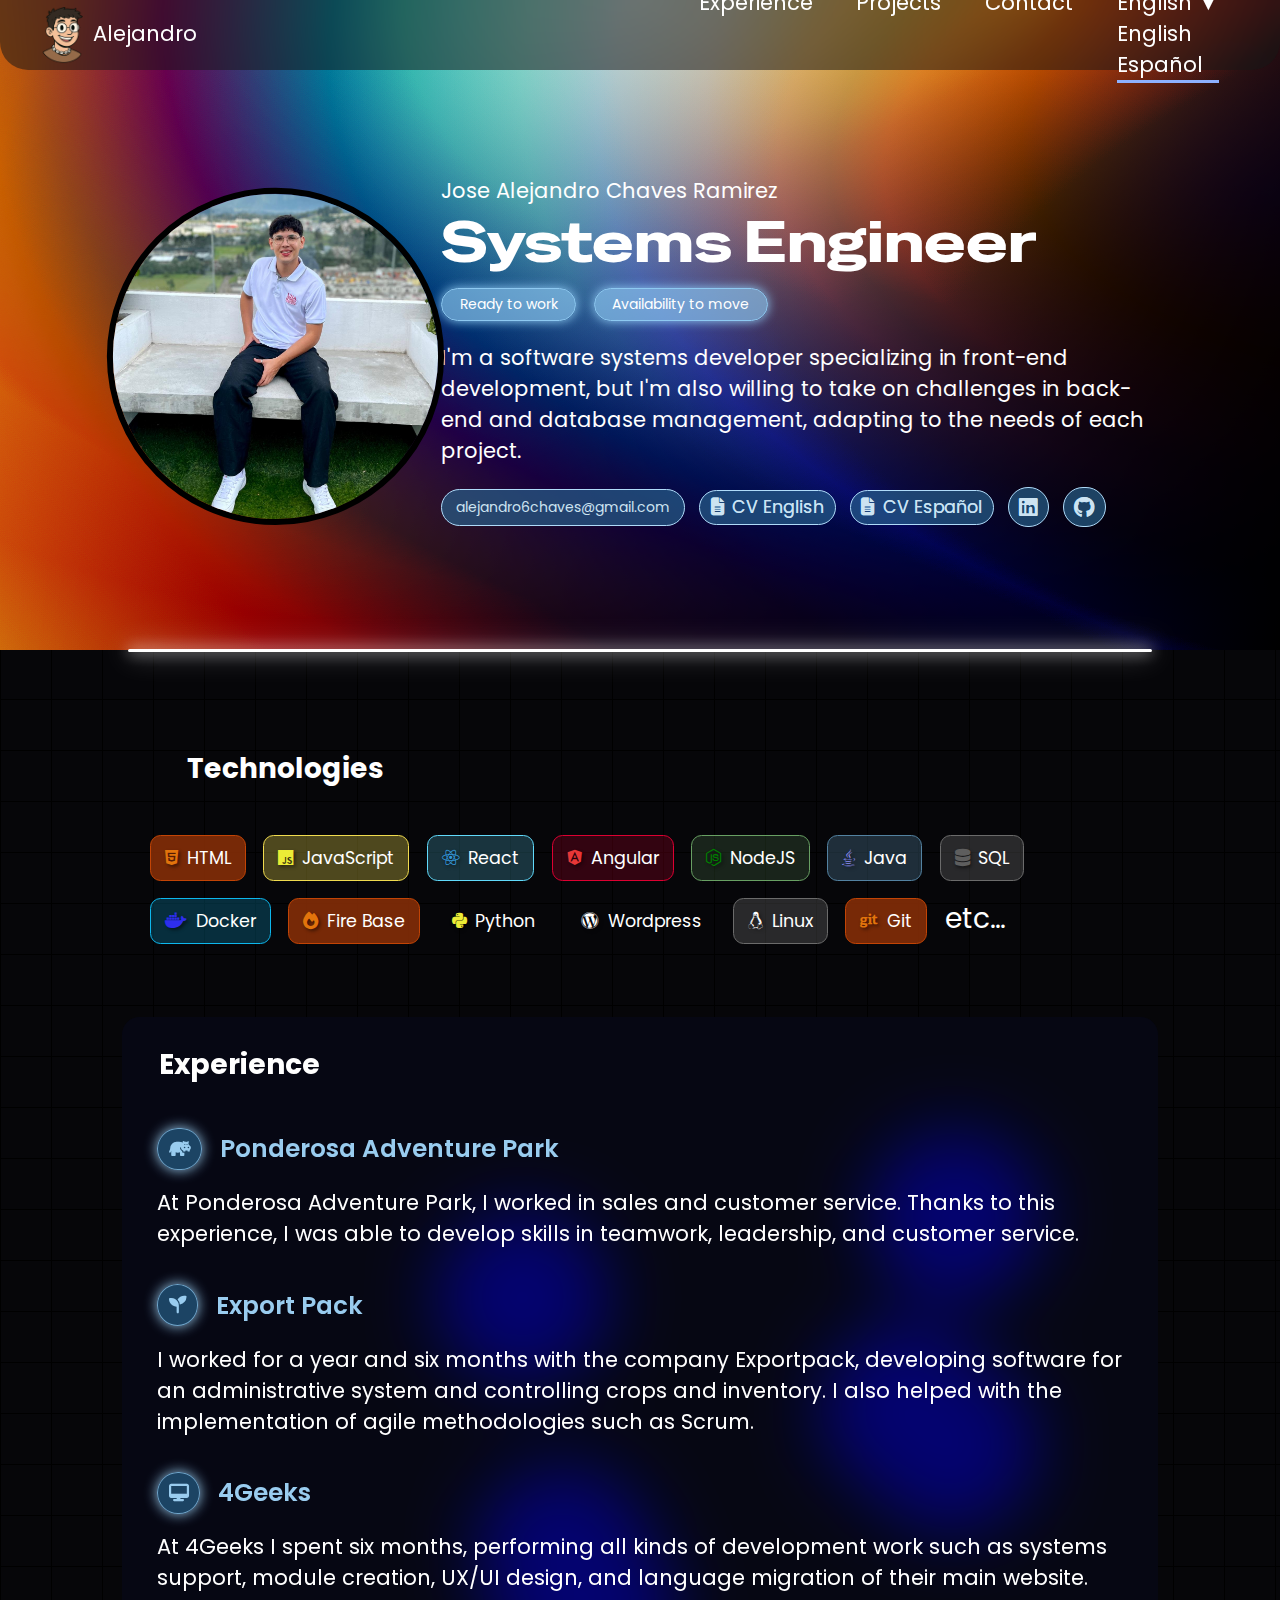
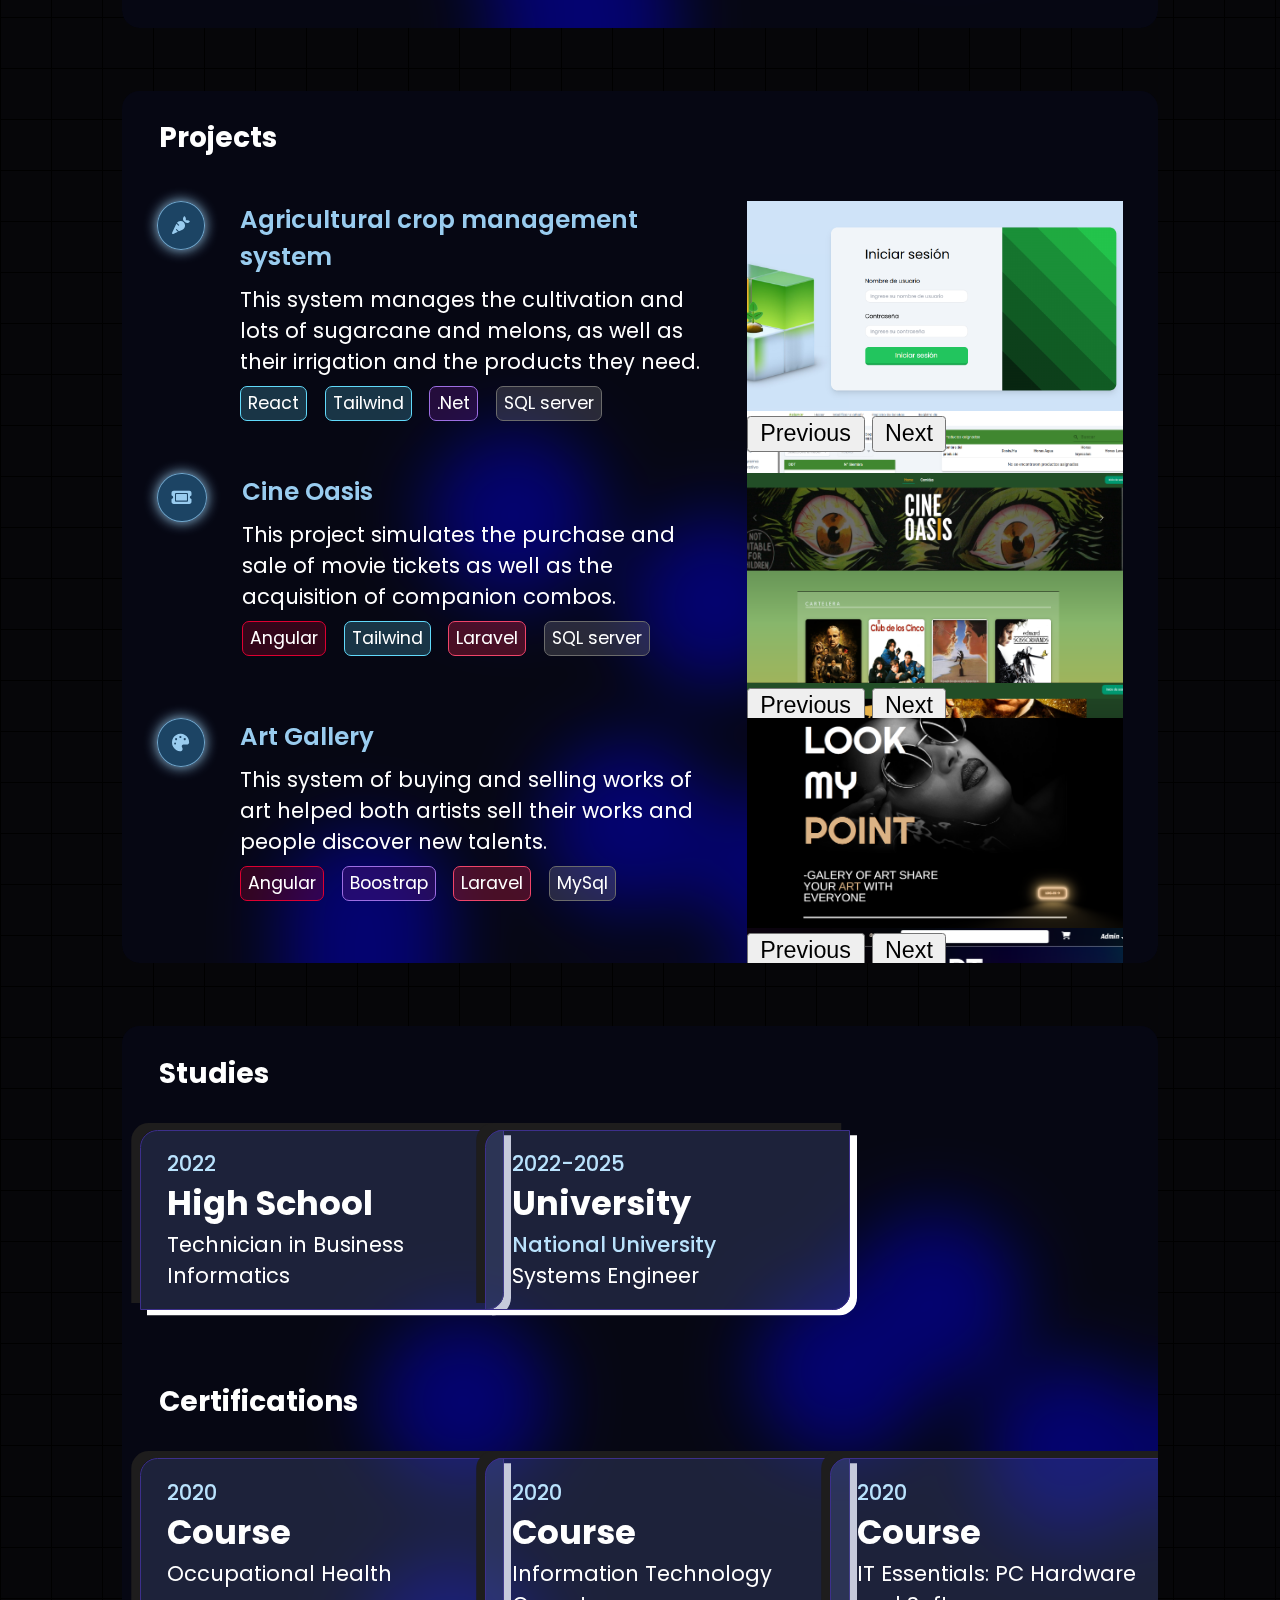
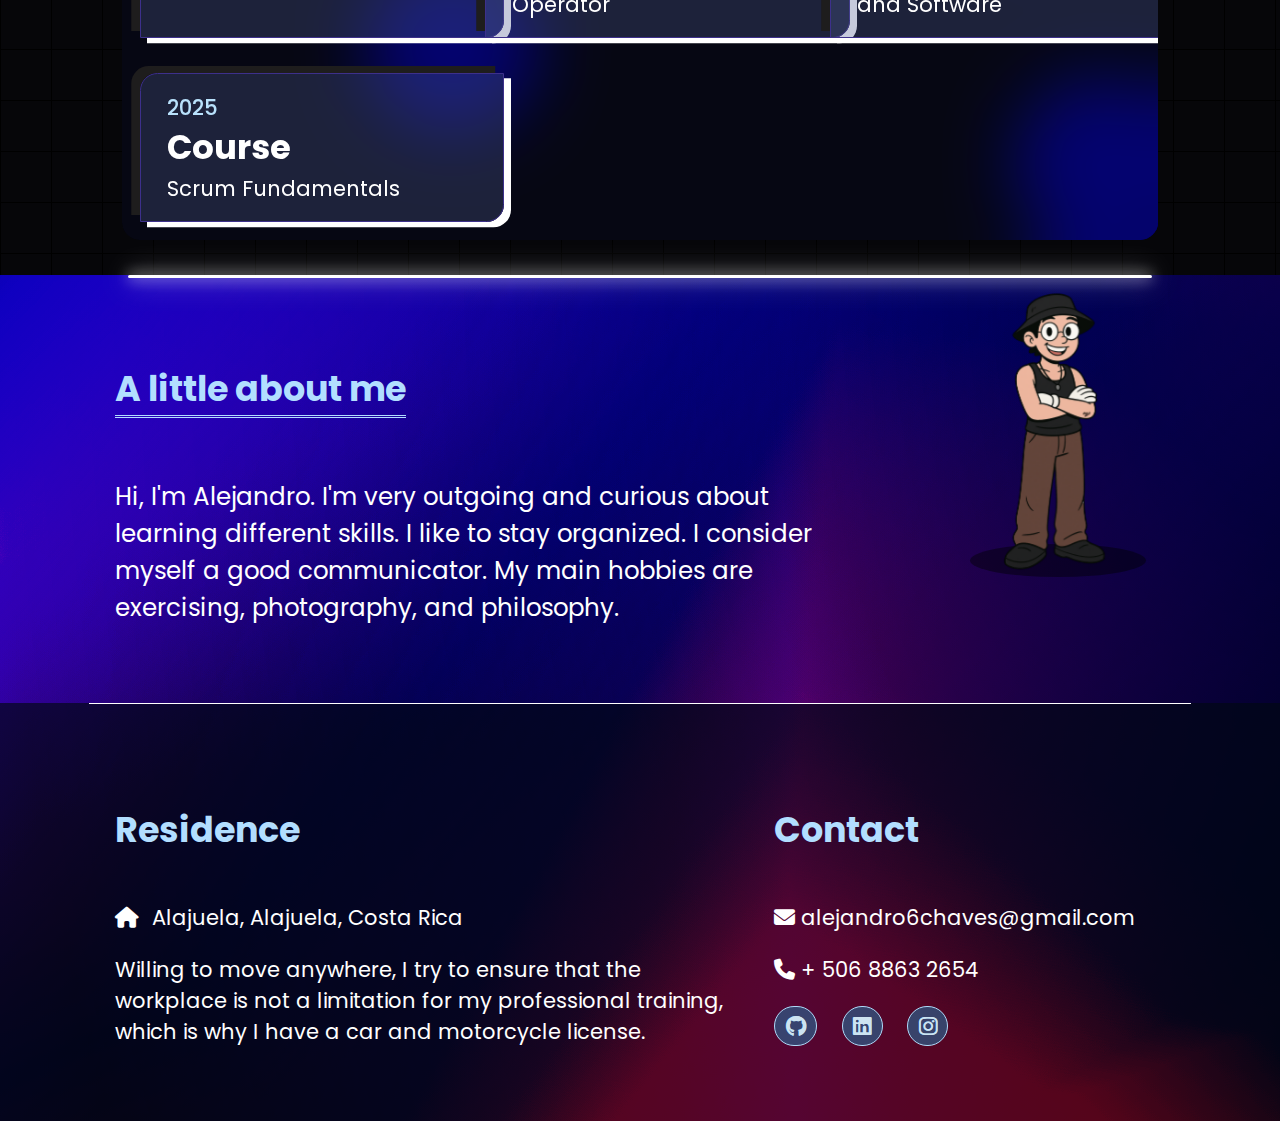
<file: index.html>
<!DOCTYPE html>
<html lang="en" translate="no">

<head>
  <meta charset="UTF-8" />
  <meta name="author" content="Jose Alejandro Chaves" />
  <meta name="description"
    content="Portafolio web de Alejandro: desarrollador/a frontend, backend y diseñador/a web." />
  <meta name="viewport" content="width=device-width, initial-scale=1" />
  <meta name="keywords"
    content="portafolio, desarrollador web, frontend, backend, diseño, Alejandro, Ingenieria, web, programador, programadora, ingeniero, ingeniera, software, desarrollo, diseño web" />
  <title>Alejandro</title>
  <link rel="icon" href="/img/logoAle-Photoroom.png" type="image/x-icon" />
  <link rel="stylesheet" href="styles.css" />
  <link rel="preconnect" href="https://fonts.googleapis.com" />
  <link rel="preconnect" href="https://fonts.gstatic.com" crossorigin />
  <link rel="stylesheet" href="https://cdnjs.cloudflare.com/ajax/libs/font-awesome/6.7.2/css/all.min.css"
    integrity="sha512-Evv84Mr4kqVGRNSgIGL/F/aIDqQb7xQ2vcrdIwxfjThSH8CSR7PBEakCr51Ck+w+/U6swU2Im1vVX0SVk9ABhg=="
    crossorigin="anonymous" referrerpolicy="no-referrer" />
  <link href="https://cdn.jsdelivr.net/npm/bootstrap@5.3.5/dist/css/bootstrap.min.css" rel="stylesheet"
    integrity="sha384-SgOJa3DmI69IUzQ2PVdRZhwQ+dy64/BUtbMJw1MZ8t5HZApcHrRKUc4W0kG879m7" crossorigin="anonymous" />
  <link rel="stylesheet" href="https://cdnjs.cloudflare.com/ajax/libs/animate.css/4.1.1/animate.min.css" />
  <link
    href="https://fonts.googleapis.com/css2?family=Poppins:ital,wght@0,100;0,200;0,300;0,400;0,500;0,600;0,700;0,800;0,900;1,100;1,200;1,300;1,400;1,500;1,600;1,700;1,800;1,900&family=Special+Gothic+Expanded+One&display=swap"
    rel="stylesheet" />
</head>

<body>
  <div id="scaled-container">
    <div class="navbar-wrapper">
      <div class="container-header">
        <nav class="shared-width content-navegation" id="navBar">
          <div class="logo">
            <img class="img-logo" src="img/logoAle-Photoroom.png" />
            <p style="margin: 0; height: min-content; margin-top: 7px;">Alejandro</p>
          </div>
          <ul class="nav-links">
            <li><a href="#section_experience" id="nav_about">Experience</a></li>
            <li><a href="#section_projects" id="nav_projects">Projects</a></li>
            <li><a href="#contact" id="nav_contact">Contact</a></li>
            <li>
              <div class="languageSwitcher bottom" data-value="en">
                <div class="dropdown-selected">
                  <span class="selected-text">English</span>
                  <span class="dropdown-arrow">▼</span>
                </div>
                <div class="dropdown-options">
                  <div class="lenguaje" data-lang="en" data-text="English">English</div>
                  <div class="lenguaje" data-lang="es" data-text="Español">Español</div>
                </div>
              </div>
            </li>
          </ul>
          <div class="toggle-bottom">
            <label class="burger" id="burgerToggle" for="burger">
              <input type="checkbox" id="burger" />
              <span></span>
              <span></span>
              <span></span>
            </label>
          </div>
        </nav>
      </div>
      <div class="dropdown content-navegation" id="dropdownMenu">
        <li class="top"><a href="#section_experience" id="drop_about">Experience</a></li>
        <li><a href="#section_projects" id="drop_projects">Projects</a></li>
        <li class=""><a href="#contact" id="drop_contact">Contact</a></li>
        <li>
          <div class="languageSwitcher bottom" data-value="en">
            <div class="dropdown-selected">
              <span class="selected-text">English</span>
              <span class="dropdown-arrow">▼</span>
            </div>
            <div class="dropdown-options">
              <div class="lenguaje" data-lang="en" data-text="English">English</div>
              <div class="lenguaje" data-lang="es" data-text="Español">Español</div>
            </div>
          </div>
        </li>
      </div>
    </div>
    <header>
      <div class="presentation" id="home">
        <div class="cardd shared-width">
          <div class="img-conten  animate__animated animate__flash">
            <img class="profile_img" src="img/portada.jpeg" />
          </div>
          <div class="card-inf animate__animated  animate__flipInX">
            <p id="name" class="cero-mg " style="font-size: 12px">Jose Alejandro Chaves Ramirez</p>
            <h2 id="title" class="cero-mg ">Systems Engineer</h2>

            <div class="tags">
              <span>
                <p id="tag1" class="cero-mg">Ready to work</p>
              </span>
              <span>
                <p id="tag2" class="cero-mg">Availability to move</p>
              </span>
            </div>
            <p id="description">I'm a software systems developer specializing in front-end development, but I'm also
              willing to take on challenges in back-end and database management, adapting to the needs of each project.
            </p>
            <div class="tagsInfo">
              <span>
                <p id="tag" class="cero-mg">alejandro6chaves@gmail.com</p>
              </span>
              <a href="doc/JoseChaves_CV_EN.pdf" download="Jose_Chaves_Ramirez_CV_EN.pdf"><i
                  class="fa-solid fa-file-lines" style="margin-right: 5px;"></i>CV English</a>
              <a href="doc/JoseChaves_CV_ES.pdf" download="Jose_Chaves_Ramirez_CV_ES.pdf"><i
                  class="fa-solid fa-file-lines" style="margin-right: 5px;"></i>CV Español</a>
              <a href="https://www.linkedin.com/in/jose-alejandro-chaves-ramirez-497839188/" target="_blank"
                style="font-size: 12px;"><i class="fa-brands fa-linkedin"></i></a>
              <a href="https://github.com/alendroc" target="_blank" style="font-size: 12px;"><i
                  class="fa-brands fa-github"></i></a>
            </div>
          </div>
        </div>
      </div>
    </header>
    <main>
      <div class="content-main">
        <div class="tecnologis-content">
          <h3 class="subtittle" id="section_technologies">Technologies</h3>
          <ul class="tecnologis-list">
            <li class="html-li">
              <i class="fa-brands fa-html5 html-icon"></i> HTML
            </li>
            <li class="js-li">
              <i class="fa-brands fa-js js-icon"></i> JavaScript
            </li>
            <li class="react-li">
              <i class="fa-brands fa-react react-icon"></i> React
            </li>
            <li class="angular-li">
              <i class="fa-brands fa-angular angular-icon"></i> Angular
            </li>
            <li class="node-li">
              <i class="fa-brands fa-node-js node-icon"></i> NodeJS
            </li>
            <li class="java-li">
              <i class="fa-brands fa-java java-icon"></i> Java
            </li>
            <li class="sql-li">
              <i class="fa-solid fa-database database-icon"></i> SQL
            </li>
            <li class="docker-li">
              <i class="fa-brands fa-docker docker-icon"></i> Docker
            </li>
            <li class="html-li">
              <i class="fa-solid fa-fire html-icon"></i> Fire Base
            </li>
            <li class="python-li ">
              <i class="fa-brands fa-python js-icon"></i> Python
            </li>
            <li class="wordpress-li">
              <i class="fa-brands fa fa-wordpress"></i> Wordpress
            </li>
            <li class="sql-li">
              <i class="fa-brands fa fa-linux"></i> Linux
            </li>
            <li class="html-li">
              <i class="fa-brands fa fa-git html-icon
              "></i> Git
            </li>
            etc...
          </ul>
        </div>
        <section class="experience-wrapper ">
          <div class="experience-content">
            <h3 class="subtittle" id="section_experience">Experience</h3>
            <div class="Experience-contenten">
              <div class="tittle-company">
                <div class="icono animate__animated" id="icon-ponde"><i class="fa-solid fa-hippo"></i></div>
                <a class="title-experience   cero-mg" href="https://ponderosacostarica.com/" target="_blank" id="exp_ponderosa_title">
                  Ponderosa Adventure Park
                </a>
              </div>
              <p class="cero-mg phone-text" id="exp_ponderosa_text">
                At Ponderosa Adventure Park, I worked in sales and customer
                service. Thanks to this experience, I was able to develop skills
                in teamwork, leadership, and customer service.
              </p>
            </div>
            <div class="Experience-contenten">
              <div class="tittle-company">
                <div class="icono animate__animated" id="icon-expo">
                  <i class="fa-solid fa-seedling"></i>
                </div>
                <a class="title-experience cero-mg" id="exp_exportpack_title">
                  Export Pack
                </a>
              </div>
              <p class="cero-mg phone-text" id="exp_exportpack_text">
                I worked for a year and six months with the company Exportpack,
                developing software for an administrative system and controlling
                crops and inventory. I also helped with the implementation of
                agile methodologies such as Scrum.
              </p>
            </div>
            <div class="Experience-contenten">
              <div class="tittle-company">
                <div class="icono animate__animated" id="icon-4geeks">
                  <i class="fa fa-desktop"></i>
                </div>
                <a class="title-experience cero-mg" href="https://4geeks.io/en/" target="_blank"  id="exp_4geeks_title">
                  4Geeks
                </a>
              </div>
              <p class="cero-mg phone-text" id="exp_4geeks_text">
                At 4Geeks I spent six months, performing all kinds of development work such as systems support, module
                creation, UX/UI design, and language migration of their main website.
              </p>
            </div>
          </div>
        </section>

        <section class="experience-wrapper">
          <div class="experience-content">
            <h3 class="subtittle" id="section_projects">Projects</h3>
            <div class="proyect-contenten">
              <div class="icono animate__animated carrot"><i class="fa-solid fa-carrot"></i></div>
              <div class="tittle-company-1">
                <a href="https://github.com/alendroc/ExportFront" target="_blank" class="title-experience cero-mg"
                  id="agricola_tittle">
                  Agricultural crop management system
                </a>

                <p class="cero-mg phone-text" style="margin-top: 5px" id="agricola_text">
                  This system manages the cultivation and lots of sugarcane and
                  melons, as well as their irrigation and the products they
                  need.
                </p>
                <div class="tecnologis-proyect">
                  <ul class="proyect-tecnologis-list">
                    <li class="react-li">React</li>
                    <li class="react-li">Tailwind</li>
                    <li class="net-li">.Net</li>
                    <li class="sql-li">SQL server</li>
                  </ul>
                </div>
              </div>
              <div id="carouselExpo" class="carousel slide  animate__animated" data-bs-ride="carousel">
                <div class="carousel-inner">
                  <div class="carousel-item active">
                    <img src="./img/loginExp.png" class="d-block w-100" alt="..." />
                  </div>
                  <div class="carousel-item">
                    <img src="./img/menuEpo.png" class="d-block w-100" alt="..." />
                  </div>
                </div>
                <button class="carousel-control-prev" type="button" data-bs-target="#carouselExpo" data-bs-slide="prev">
                  <span class="carousel-control-prev-icon" aria-hidden="true"></span>
                  <span class="visually-hidden">Previous</span>
                </button>
                <button class="carousel-control-next" type="button" data-bs-target="#carouselExpo" data-bs-slide="next">
                  <span class="carousel-control-next-icon" aria-hidden="true"></span>
                  <span class="visually-hidden">Next</span>
                </button>
              </div>
            </div>
            <div class="proyect-contenten">
              <div class="icono animate__animated cine"><i class="fa-solid fa-ticket"></i></div>
              <div class="tittle-company-1">
                <a href="https://github.com/alendroc/CineOasis-Front" target="_blank" class="title-experience cero-mg"
                  id="cine_title">
                  Cine Oasis
                </a>
                <p class="cero-mg phone-text" style="margin-top: 5px" id="cine_text">
                  This project simulates the purchase and sale of movie tickets
                  as well as the acquisition of companion combos.
                </p>
                <div class="tecnologis-proyect">
                  <ul class="proyect-tecnologis-list">
                    <li class="angular-li">Angular</li>
                    <li class="react-li">Tailwind</li>
                    <li class="laravel-li">Laravel</li>
                    <li class="sql-li">SQL server</li>
                  </ul>
                </div>
              </div>

              <div id="carouselExample" class="carousel slide  animate__animated" data-bs-ride="carousel">
                <div class="carousel-inner">
                  <div class="carousel-item active">
                    <img src="./img/cine (2).png" class="d-block w-100" alt="..." />
                  </div>
                  <div class="carousel-item">
                    <img src="./img/cine (1).png" class="d-block w-100" alt="..." />
                  </div>
                </div>
                <button class="carousel-control-prev" type="button" data-bs-target="#carouselExample"
                  data-bs-slide="prev">
                  <span class="carousel-control-prev-icon" aria-hidden="true"></span>
                  <span class="visually-hidden">Previous</span>
                </button>
                <button class="carousel-control-next" type="button" data-bs-target="#carouselExample"
                  data-bs-slide="next">
                  <span class="carousel-control-next-icon" aria-hidden="true"></span>
                  <span class="visually-hidden">Next</span>
                </button>
              </div>
            </div>
            <div class="proyect-contenten">
              <div class="icono animate__animated palette"><i class="fa-solid fa-palette"></i></div>
              <div class="tittle-company-1">
                <a href="https://github.com/JosueCR170/Front-Galeria" target="_blank" class="title-experience cero-mg"
                  id="galeri_tittle">
                  Art Gallery
                </a>
                <p class="cero-mg phone-text" style="margin-top: 5px" id="galeria_text">
                  This system of buying and selling works of art helped both
                  artists sell their works and people discover new talents.
                </p>
                <div class="tecnologis-proyect">
                  <ul class="proyect-tecnologis-list">
                    <li class="angular-li">Angular</li>
                    <li class="net-li">Boostrap</li>
                    <li class="laravel-li">Laravel</li>
                    <li class="sql-li">MySql</li>
                  </ul>
                </div>
              </div>
              <div id="carouselfirst" class="carousel slide  animate__animated" data-bs-ride="carousel">
                <div class="carousel-inner">
                  <div class="carousel-item active">
                    <img src="./img/homeArt.png" class="d-block w-100" alt="..." />
                  </div>
                  <div class="carousel-item">
                    <img src="./img/menuArt.png" class="d-block w-100" alt="..." />
                  </div>
                </div>
                <button class="carousel-control-prev" type="button" data-bs-target="#carouselfirst"
                  data-bs-slide="prev">
                  <span class="carousel-control-prev-icon" aria-hidden="true"></span>
                  <span class="visually-hidden">Previous</span>
                </button>
                <button class="carousel-control-next" type="button" data-bs-target="#carouselfirst"
                  data-bs-slide="next">
                  <span class="carousel-control-next-icon" aria-hidden="true"></span>
                  <span class="visually-hidden">Next</span>
                </button>
              </div>
            </div>
          </div>
        </section>
        <section class="experience-wrapper">
          <div class="experience-content">
            <h3 class="subtittle" id="section_studies" style="margin-bottom: 0;">Studies</h3>
            <div class="studyCard-collection">
              <a class="study-card" href="https://drive.google.com/drive/u/1/folders/11JEYyxw2k6o2O8-zv9RNXzeSW46cbTDz"
                target="_blank" style="text-decoration: none; color: inherit;">
                <p class="cero-mg years" id="study_highschool_years">2022</p>
                <h4 class="cero-mg" id="study_highschool_level">High School</h4>
                <p class="cero-mg" id="study_highschool_title">Technician in Business Informatics</p>
              </a>
              <a class="study-card" href="https://drive.google.com/drive/u/1/folders/11JEYyxw2k6o2O8-zv9RNXzeSW46cbTDz"
                target="_blank" style="text-decoration: none; color: inherit;">
                <p class="cero-mg years" id="study_university_years">2022-2025</p>
                <h4 class="cero-mg" id="study_university_level">University</h4>
                <p class="institution cero-mg" id="study_university_institution">National University</p>
                <p class="cero-mg" id="study_university_title">Systems Engineer</p>
              </a>
            </div>

            <h3 class="subtittle" id="section_certifications" style="margin-bottom: 0;">Certifications</h3>

            <div class="studyCard-collection">
              <a class="study-card" href="https://drive.google.com/drive/u/1/folders/11JEYyxw2k6o2O8-zv9RNXzeSW46cbTDz"
                target="_blank" style="text-decoration: none; color: inherit;">
                <p class="cero-mg years" id="certification_occupational_year">2020</p>
                <h4 class="cero-mg" id="certification_occupational_type">Course</h4>
                <p class="cero-mg" id="certification_occupational_name">Occupational Health</p>
              </a>
              <a class="study-card" href="https://drive.google.com/drive/u/1/folders/11JEYyxw2k6o2O8-zv9RNXzeSW46cbTDz"
                target="_blank" style="text-decoration: none; color: inherit;">
                <p class="cero-mg years" id="certification_itoperator_year">2020</p>
                <h4 class="cero-mg" id="certification_itoperator_type">Course</h4>
                <p class="cero-mg" id="certification_itoperator_name">Information Technology Operator</p>
              </a>
              <a class="study-card" href="https://drive.google.com/drive/u/1/folders/11JEYyxw2k6o2O8-zv9RNXzeSW46cbTDz"
                target="_blank" style="text-decoration: none; color: inherit;">
                <p class="cero-mg years" id="certification_itessentials_year">2020</p>
                <h4 class="cero-mg" id="certification_itessentials_type">Course</h4>
                <p class="cero-mg" id="certification_itessentials_name">IT Essentials: PC Hardware and Software</p>
              </a>
              <a class="study-card" href="https://drive.google.com/drive/u/1/folders/11JEYyxw2k6o2O8-zv9RNXzeSW46cbTDz"
                target="_blank" style="text-decoration: none; color: inherit;">
                <p class="cero-mg years" id="certification_scrum_year">2025</p>
                <h4 class="cero-mg" id="certification_scrum_type">Course</h4>
                <p class="cero-mg" id="certification_scrum_name">Scrum Fundamentals</p>
              </a>
            </div>
          </div>
        </section>
      </div>
    </main>
    <footer style="width: 100%;">
      <div class="background-end">
        <div class="Me">
          <h3 class="footer-tittle" id="section_me">A little about me</h3>
          <div class="me-content">
            <p class="text_me phone-text" id="text_me">Hi, I'm Alejandro. I'm very outgoing and curious about learning
              different skills. I like to stay organized. I consider myself a good communicator. My main hobbies are
              exercising, photography, and philosophy.</p>
            <div class="me-img">
              <img class="yo-img" src="img/yo90s-Photoroom.png" />
              <div class="shadow-circle"></div>
            </div>
          </div>
        </div>
      </div>
      <div class="footer-last">
        <div class="Me extra" style="border-top: 1px solid white;">
          <div class="home" id="contact">
            <h4 class="footer-tittle" id="footer_residence_title" style="border: none;">Residence</h4>
            <p><i class="fas fa-home" style="margin-right: 4px;"></i> Alajuela, Alajuela, Costa Rica</p>
            <p id="footer_residence_extra">Willing to move anywhere, I try to ensure that the workplace is not a
              limitation for my professional training, which is why I have a car and motorcycle license.</p>
          </div>
          <div class="contact" style="width: 100%;">
            <h4 class="footer-tittle" style="border: none;" id="footer_contact_title">Contact</h4>
            <p class="phone-text"><i class="fas fa-envelope mr-3"></i> alejandro6chaves@gmail.com</p>
            <p id="footer_phone"><i class="fas fa-phone mr-3"></i> + 506 8863 2654</p>
            <div class="tagsInfo social-media ">
              <a href="https://github.com/alendroc" target="_blank"><i class="fa-brands fa-github"></i></a>
              <a href="https://www.linkedin.com/in/jose-alejandro-chaves-ramirez-497839188/" target="_blank"><i
                  class="fa-brands fa-linkedin"></i></a>
              <a href="https://www.instagram.com/alejaaan_/" target="_blank"><i class="fa-brands fa-instagram"></i></a>
            </div>
          </div>
        </div>
      </div>
    </footer>
  </div>
</body>

<script src="scrip.js"></script>
<script src="https://cdn.jsdelivr.net/npm/bootstrap@5.3.5/dist/js/bootstrap.min.js"
  integrity="sha384-VQqxDN0EQCkWoxt/0vsQvZswzTHUVOImccYmSyhJTp7kGtPed0Qcx8rK9h9YEgx+" crossorigin="anonymous"></script>

</html>
</file>
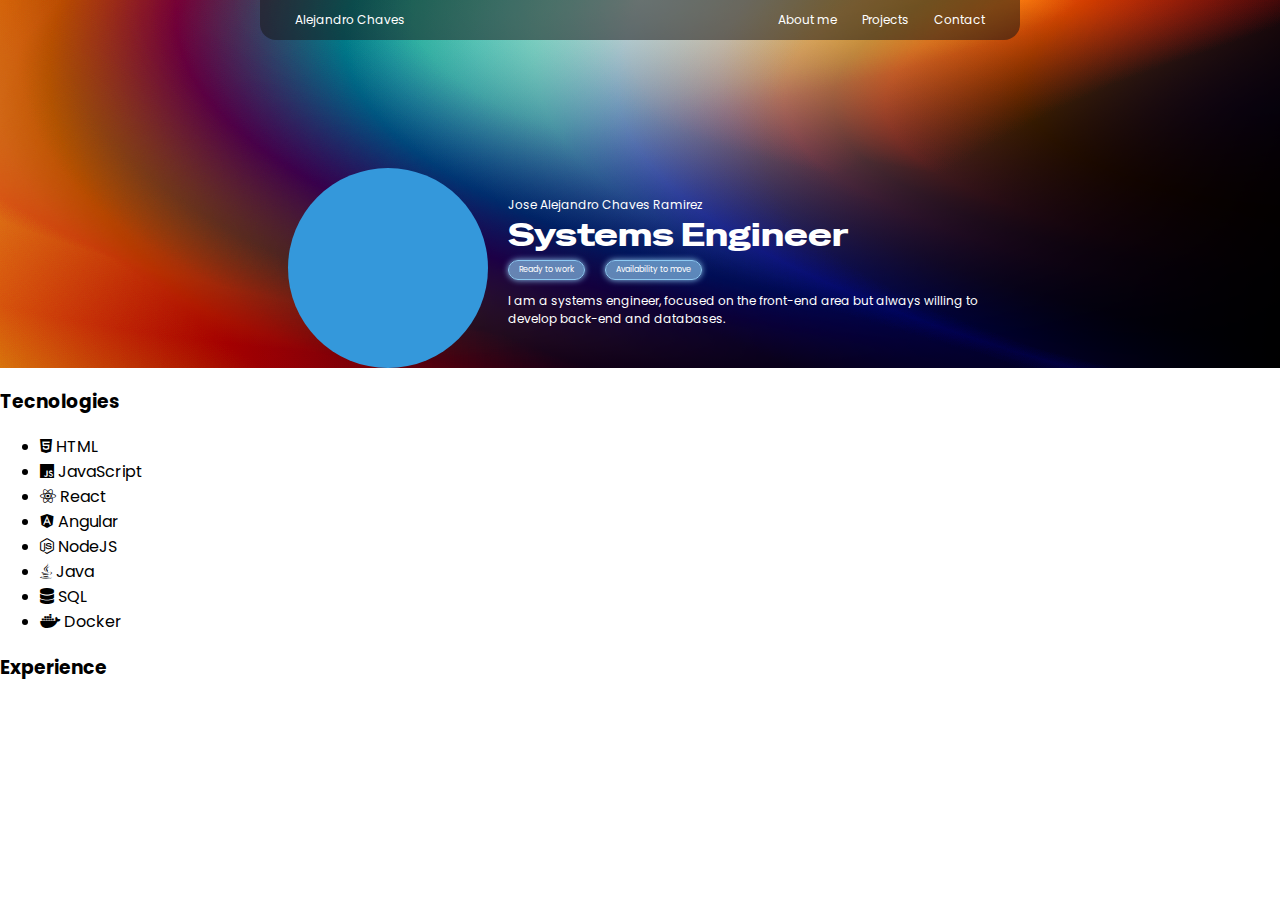
<file: src/index.html>
<!DOCTYPE html>
<html lang="en">
<head>
    <meta charset="UTF-8">
    <meta name="author" content="Jose Alejandro Chaves">
    <meta name="description" content="Portafolio web de Alejandro: desarrollador/a frontend, backend y diseñador/a web.">
    <meta name="keywords" content="portafolio, desarrollador web, frontend, backend, diseño, Alejandro, Ingenieria, web, programador, programadora, ingeniero, ingeniera, software, desarrollo, diseño web">
    <meta name="viewport" content="width=device-width, initial-scale=1.0">
    <title>Document</title>
    <link rel="stylesheet" href="styles.css">
    <link rel="preconnect" href="https://fonts.googleapis.com">
    <link rel="preconnect" href="https://fonts.gstatic.com" crossorigin>
    <link rel="stylesheet" href="https://cdnjs.cloudflare.com/ajax/libs/font-awesome/6.7.2/css/all.min.css" integrity="sha512-Evv84Mr4kqVGRNSgIGL/F/aIDqQb7xQ2vcrdIwxfjThSH8CSR7PBEakCr51Ck+w+/U6swU2Im1vVX0SVk9ABhg==" crossorigin="anonymous" referrerpolicy="no-referrer" />
    <link href="https://fonts.googleapis.com/css2?family=Poppins:ital,wght@0,100;0,200;0,300;0,400;0,500;0,600;0,700;0,800;0,900;1,100;1,200;1,300;1,400;1,500;1,600;1,700;1,800;1,900&family=Special+Gothic+Expanded+One&display=swap" rel="stylesheet">
</head>
    <body>
        <header>
            <div class="container-header">
              <nav class="shared-width content-navegation">
                <div class="logo">
                  <a href="#home">Alejandro Chaves</a>
                </div>
                <ul class="nav-links">
                  <li><a href="#about">About me</a></li>
                  <li><a href="#projects">Projects</a></li>
                  <li><a href="#contact">Contact</a></li>
                </ul>
                <div class="toggle-bottom">
                  <label class="burger"  id="burgerToggle" for="burger">
                    <input type="checkbox" id="burger" />
                    <span></span>
                    <span></span>
                    <span></span>
                  </label>
                </div>
              </nav>
            </div>
            <div class="dropdown content-navegation"  id="dropdownMenu">
              <li class="top"><a href="#about">About me</a></li>
              <li><a href="#projects">Projects</a></li>
              <li class="bottom"><a href="#contact">Contact</a></li>
            </div>
            

             <div class="presentation  ">
                    <div class="card shared-width">
                        <div class="img-conten">

                        </div>
                        <div class="card-inf">
                            <p class="cero-mg" style="font-size: 12px;">Jose Alejandro Chaves Ramirez</p>
                            <h2 class="cero-mg">Systems Engineer</h2>
                            <div class="tags">
                               <span><p class="cero-mg">Ready to work</p></span>
                               <span><p class="cero-mg">Availability to move</p></span> 
                            </div>
                            
                            <p style="font-size: 12px;">I am a systems engineer, focused on the front-end area but always willing to develop back-end and databases.</p>
                        </div>
                    </div>
            </div>
        </header>
        <main>
          <div class="content-main">
           <div class="tecnologis-content">
            <h3 class="subtittle">Tecnologies</h3>
            <ul class="tecnologis-list">
              <li><i class="fa-brands fa-html5 html-icon"></i> HTML</li>
              <li><i class="fa-brands fa-js js-icon"></i> JavaScript</li>
              <li><i class="fa-brands fa-react react-icon"></i> React</li>
              <li><i class="fa-brands fa-angular angular-icon"></i> Angular</li>
              <li><i class="fa-brands fa-node-js node-icon"></i> NodeJS</li>
              <li><i class="fa-brands fa-java java-icon"></i> Java</li>
              <li><i class="fa-solid fa-database database-icon"></i> SQL</li>
              <li><i class="fa-brands fa-docker docker-icon"></i> Docker</li>
            </ul>
           </div>
           <div class="experience-content tecnologis-content">
            <h3 class="subtittle">Experience</h3>
            <div>
              <div class="icono"></div>
              <div class="proyect-contenten">
                <h4></h4>
                <p></p>
              </div>
            </div>
          </div>
          </div>
        </main>
        
    </body>
    <script>
       const burgerInput = document.getElementById("burger"); 
       const dropdown = document.getElementById("dropdownMenu");
       const burgerLabel = document.getElementById("burgerToggle");


       burgerInput.onclick = function() {
        dropdown.classList.toggle("show"); 
        };

    window.addEventListener("resize", () => {
    const isMobile = window.innerWidth <= 768; 
    if (!isMobile) {
    burgerInput.checked = false; 
    dropdown.classList.remove("show"); 
    }
    });
      </script>
</html>
</file>
<file: styles.css>
body {
    margin: 0  !important;;
    padding: 0  !important;
    box-sizing: border-box  !important;
    font-family: "Poppins", sans-serif  !important;
    font-weight: 400  !important;
    zoom: 175%;
  transform-origin: top left;
    background-image: repeating-linear-gradient(0deg, rgb(0,0,0) 0px, rgb(0,0,0) 1px,transparent 1px, transparent 51px),repeating-linear-gradient(90deg, rgb(0,0,0) 0px, rgb(0,0,0) 1px,transparent 1px, transparent 51px),linear-gradient(90deg, rgb(6,6,9),rgb(6,6,9)) !important;
}  
header{
    background: linear-gradient(115deg, rgb(211, 255, 215) 0%, rgb(0, 0, 0) 100%), radial-gradient(90% 100% at 50% 0%, rgb(200, 200, 200) 0%, rgb(22, 0, 45) 100%), radial-gradient(100% 100% at 80% 0%, rgb(250, 255, 0) 0%, rgb(36, 0, 0) 100%), radial-gradient(150% 210% at 100% 0%, rgb(112, 255, 0) 0%, rgb(20, 175, 125) 0%, rgb(0, 10, 255) 100%), radial-gradient(100% 100% at 100% 30%, rgb(255, 77, 0) 0%, rgba(0, 200, 255, 1) 100%), linear-gradient(60deg, rgb(255, 0, 0) 0%, rgb(120, 86, 255) 100%);
    background-blend-mode: overlay, overlay, difference, difference, difference, normal;  
    
}
.cero-mg{
    margin: 0;
}
.navbar-wrapper {
  position: fixed;
  top: 0;
  width: 100%;
  z-index: 1000;
}
.container-header{
    display: flex;
    justify-content: center;
    width: 100%;
    font-size: 12px;
    max-height: 40px;
}

.content-navegation{
  width: 60em;
    display: flex;
    justify-content: space-between;
    align-items: center;
    background-color: #17171788;
    backdrop-filter: blur(2px);
    border-radius: 0px 0px 16px 16px;
}
nav{
  padding: 10px 20px;
}
.logo {
  display: flex;
  color: white;
    width: 33px;
}
.img-logo{
 width: 100%;
}
.nav-links{
    padding: 0 15px 0 0;
    display: flex;
    gap: 25px;
    margin-top: 10px;
    margin-bottom: 10px;
    list-style: none;
}
.languageSwitcher{
  background: none;
    color: white;
    border: none;
    outline: none; 
    border-bottom: 2px solid #8db1ff;
    cursor: grab;
   
}
.toggle-bottom{
    display: none;
}
.content-navegation a{
    color: white;
    text-decoration: none;
    transition: all 0.2s cubic-bezier(0.175, 0.885, 0.32, 1.275);
    font-size: clamp(5px, 5vw, 12px);
}
  .content-navegation a:hover {
    color: #bad8fe;
    font-size: 13px;
    font-weight: 600;
  }
  
.burger {
    position: relative;
    width: 20px;
    height: 16px;
    background: transparent;
    cursor: pointer;
    display: block;
  }
  
  .burger input {
    display: none;
  }
  
  .burger span {
    display: block;
    position: absolute;
    height: 2px;
    width: 100%;
    background: rgb(255, 255, 255);
    border-radius: 9px;
    opacity: 1;
    left: 0;
    transform: rotate(0deg);
    transition: .25s ease-in-out;
  }
  
  .burger span:nth-of-type(1) {
    top: 0px;
    transform-origin: left center;
  }
  
  .burger span:nth-of-type(2) {
    top: 50%;
    transform: translateY(-50%);
    transform-origin: left center;
  }
  
  .burger span:nth-of-type(3) {
    top: 100%;
    transform-origin: left center;
    transform: translateY(-100%);
  }
  
  .burger input:checked ~ span:nth-of-type(1) {
    transform: rotate(45deg);
    top: 1px;
    left: 5px;
  }
  
  .burger input:checked ~ span:nth-of-type(2) {
    width: 0%;
    opacity: 0;
  }
  
  .burger input:checked ~ span:nth-of-type(3) {
    transform: rotate(-45deg);
    top: 15px;
    left: 5px;
  }
/*Dropdown*/

.dropdown {
  position: absolute !important;
  right: 1rem;
  top: 100%;
  background-color: #00000070;
  backdrop-filter: blur(2px);
  border-radius: 10px;
  width: 200px;
  list-style: none;
  display: flex;
  flex-direction: column;
  overflow: hidden;
  max-height: 0;
  opacity: 0;
  transform: translateY(-10px);
  transition:
    all 0.3s cubic-bezier(0.175, 0.885, 0.32, 1.275);
  pointer-events: none;
}

.dropdown.show {
  max-height: 500px !important;
  opacity: 1;
  transform: translateY(0);
  pointer-events: auto;
  z-index: 2;
}

.dropdown li {
  display: flex;
  width: 100%;
  justify-content: center;
}

.dropdown li:hover {
  background-color: #21158e70;
}

.dropdown li a {
  text-decoration: none;
  color: white;
  font-size: 12px;
  text-align: center;
  padding: 13px 0.7rem;
  width: 100%;
  height: 100%;
}
/*fin de dropdown*/
  .presentation {
    color: white;
    display: flex;
    justify-content: center;
    align-items: center;
    padding-top: 100px;
    position: relative;
  }
  .presentation .cardd{
    display: flex; 
     align-items: center;
     max-width: 768px;
   
     justify-content: center;
    gap: 20px;
    margin-bottom: 70px;

  }
  .presentation::after {
    content: "";
    position: absolute;
    bottom: -1px;
    border-radius: 10px;
    width: 80%;
    max-width: 40em;
    border-bottom: 2px solid white;
    box-shadow: 0 0 8px white, 0 0 16px white; /* efecto neón */
}
  .img-conten {
    width: 16vw;
    height: 16vw;
    max-width: 155px;
    max-height: 155px;
    background-color: #3498db; 
  
    border-radius: 50%;   
  }
  .profile_img{
    width: 100%;
    height: 100%;  
    border: 3px solid rgb(0, 0, 0);
    object-fit: cover;
    transform: scale(1.2);
    object-position: center 66%;
    border-radius: 50%;
  }
  .card-inf{
    width: 55%;
  }
  .card-inf h2{
    font-family: "Special Gothic Expanded One", sans-serif;
    font-size: clamp(1rem, 8vw, 2rem);
   font-weight: 400;
  }
  #description{
    font-size: 12px;
  }
  .tags{
    display: flex;
    gap: 10px;
    margin-bottom: 10px;
    font-size: clamp(5px, 8vw, 8px);
  }
  
  .tags span{
    background-color: #8ec9f1a6;
    padding: 3px 10px;
    border-radius: 14px;
    margin-top: 5px;
    border: 1px solid #8ec9f1;
    box-shadow: 0 0 0px #8ec9f1, 0 0 0px #8ec9f1, 0 0 6px #8ec9f1;
    transition: box-shadow 0.3s ease;
  }
  .tags span p, .tagsInfo span {
    font-size: clamp(3px, 4vw, 8px);
  }
  .tagsInfo{
    display: flex;
    flex-wrap: wrap;
    gap: 8px;
    justify-content: flex-start;
    align-items: center;
  }

  @keyframes sombraParpadeante {
    0% { box-shadow: 0px 0px 5px rgba(0, 0, 0, 0.3); }
    50% { box-shadow: 0 0 0px #8ec9f1, 0 0 0px #8ec9f1, 0 0 8px #8ec9f1; }
    100% { box-shadow: 0px 0px 5px rgba(0, 0, 0, 0.3); }
  }
  

  .tagsInfo span{
    display: flex;
    align-items: center;
    background: #296690a6;
    color: #cde3f1;
    padding: 4px 8px;
    border-radius: 14px;
    border: 1px solid #afdbf9;
   
    transition: box-shadow 0.3s ease;
    animation: sombraParpadeante 2s ease-in-out infinite;
    transition: all 0.3s ease;
    &:hover{
      transform: scale(1.1);
      background-color: #923e0e;
      color: #ffdabb;
      border: 1px solid #f9deaf;
      animation: none;
   
    }
  }
  .tagsInfo span i{
    font-size: 12px;
  }
  .tagsInfo a{
    color: #afdbf9;
    text-shadow: 0 0 0px #8ec9f1;
    text-decoration: none;
    background: #296690a6;
    color: #cde3f1;
    padding: 2px 6px;
    border-radius: 14px;
    border: 1px solid #afdbf9;
    font-size: 10px;
    animation: sombraParpadeante 2s ease-in-out infinite;
    transition: all 0.3s ease;
    &:hover{
      transform: scale(1.2);
      background-color: #923e0e;
      color: #ffdabb;
      border: 1px solid #f9deaf;
      animation: none;
   
    }
  }
  
  /*cuerpo del folder*/

  .content-main{
    margin-top: 15px;
    display: flex;
        justify-content: center;
        flex-direction: column;
        align-items: center;

  }

  .subtittle{
    color: white;
    font-size: 16px;
    margin-bottom: 14px;
    padding: 10px;
    padding: 15px 10px 10px 21px;

  }
  .tecnologis-list {
    display: flex;
    gap: 10px;
    padding: 0;
    color: white;
    list-style: none;
    flex-wrap: wrap;
  }
  .tecnologis-list li{
    display: flex;
    align-items: center;
    padding: 5px 8px;
    border-radius: 6px;
    font-size:clamp(3px, 4vw, 10px);
    transition: all 0.3s ease;
  }
  .tecnologis-list li:hover{
    box-shadow: none;
    transform: scale(1.05);
  }
  .tecnologis-list li i{
    margin-right: 5px;
    
    text-shadow: 1px 1px 2px rgb(0 0 0 / 49%);
  }
  .proyect-tecnologis-list{
    margin-top: 5px;
    display: flex;
    flex-wrap: wrap;
    font-size: 10px;
    gap: 10px;
    padding: 0;
    list-style: none;
  }
  .proyect-tecnologis-list li{
    padding: 2px 4px;
    border-radius: 4px;
  }
  /*icons color*/

  .html-li{background: #913107cf;border: 1px solid #c24405;
    /*box-shadow: 1px 0px 20px 0px #812700b8;*/}
  .js-li {
    background: #f0db4f4f;
    border: 1px solid #f0db4f;
   /* box-shadow: 1px 0px 20px 0px rgba(240, 219, 79, 0.7);*/
 
  }
  
  .react-li {
    background: #61dafb38;
    border: 1px solid #61dafb;
   /* box-shadow: 1px 0px 20px 0px #61dafb82;*/
  }
  
  .angular-li {
    background: #dd003136;
    border: 1px solid #dd0031;
   /* box-shadow: 1px 0px 20px 0px #dd003185;*/
  }
  
  .node-li {
    background: #68a06333;
    border: 1px solid #68a063;
    /*box-shadow: 1px 0px 20px 0px #68a06382;*/
  }
  .laravel-li{
    background: #a41b396d;
    border: 1px solid #f04469;
  }
  .net-li{
    background: #5a1c7f5d;
    border: 1px solid #9d6ee3;
  }
  .java-li {
    background: #5382a153;
    border: 1px solid #5382a1;
   /* box-shadow: 1px 0px 20px 0px #5382a185;*/
  }
  
  .sql-li {
    background: #8b8b8b44;
    border: 1px solid #6b6b6b;
   /* box-shadow: 1px 0px 20px 0px #dbdbdb80;*/
  }
  
  .docker-li {
    background: #0db7ed3b;
    border: 1px solid #0db7ed;
   /* box-shadow: 1px 0px 20px 0px #0db7ed7c;*/
  }

  
  .html-icon {color: rgb(226, 116, 12);}
  .js-icon {color: rgb(236, 236, 54); }
  .react-icon{color: #3498db;}
  .node-icon{color: green;}
  .angular-icon{color: rgb(231, 55, 55);}
  .java-icon{color: rgb(145, 145, 248);}
  .database-icon{color: rgb(94, 94, 94);}
  .docker-icon{color: rgb(46, 46, 236);}



  .circle{
  width: 100px;
  height: 100px;
  background: rgb(3, 1, 130); 
  position: absolute;
  z-index: -1; 
  border-radius: 50%;
  animation: moveAround 3s ease-in-out infinite alternate;
  }
  @keyframes moveAround {
    0% {
      transform: translate(0, 0) scale(1);
    }
    50% {
      transform: translate(10px, -10px) scale(1.2);
    }
    100% {
      transform: translate(-10px, 40px) scale(1);
    }
  }
  /*fin icons color*/
  .experience-wrapper {
    position: relative;
    z-index: 0; /* crea contexto de stacking */
    overflow: hidden; /* para que el círculo no sobresalga */
    margin-bottom: 20px;
    border-radius: 10px;
  }
  
  .experience-content{
    position: relative;
    background-color:  #090c363d;
    z-index: 2;
    width: 100%;

    max-width: 37em;
    border-radius: 10px;
    backdrop-filter: blur(20px);
    height: 100%;
  }
  
  .Experience-contenten{
    display: flex;
   font-size: 12px;
   gap: 10px;
    color: white;
    flex-wrap: wrap;
    padding: 0 20px 20px 20px;
    max-width: 50em;
  }
  .tittle-company{
    display: flex;
    align-items: center;
    gap: 10px;
    
  
  }
  
   .tittle-company .icono{
    padding: 4px 6px;
    border-radius: 20px;
    background: #296690a6;
    color: #99ccef;
    box-shadow: 0px 0px 7px 0px;
    border: 1px solid #8ec9f1ba;
    font-size: 10px;
    
   }
  .title-experience{
    font-weight: 600;
    cursor: pointer;
    text-decoration: none;
    color: #99ccef;
    font-size: 14px;
    transition: all 0.2s ease-in;
   &:hover{
    color: #557289;
   }
  }
  .proyect-contenten{
    display: flex;
   
    gap: 20px;
    padding: 0px 20px 20px 20px;
    /*margin-bottom: 20px;*/
  }
  .proyect-contenten .icono{
    padding: 6px 8px;
    border-radius: 20px;
    background: #296690a6;
    color: #99ccef;
    height: fit-content;
    box-shadow: 0px 0px 7px 0px;
    border: 1px solid #8ec9f1ba;
    font-size: 10px;
    transition: all 0.3s ;
  }
  .proyect-contenten .carrot:hover{
    color: #ebbea4;
    border: 1px solid #ebcba4;
    background-color: #8b5730;
    scale: 1.2;
  }
  .proyect-contenten .palette:hover{
    color: #afa4eb;
    border: 1px solid #afa4eb;
    scale: 1.2;
    background-color: #3d308b;
  }

  .proyect-contenten .cine:hover{
    color: #a4eba4;
    border: 1px solid #a4ebb3;
    scale: 1.2;
    background-color: #236b1d;
  }

  .tecnologis-content{
    width: 100%;
    max-width: 37em;
    padding: 10px 16px; 
    box-sizing: border-box;
  }
  .tittle-company-1{
    color: white;
    font-size: 12px;
    width: 100%;
  }

  #carouselExample, #carouselfirst, #carouselExpo {
    width: 100%;
    max-width: 215px;
    height: 120px;
}
  
  
  #carouselExample .carousel-inner,
  #carouselExample .carousel-item,
  #carouselExample img {
    width: 100%;
    height: 100%;
    object-fit: cover; /* Esto hace que la imagen se recorte para llenar el contenedor */
  }

  #carouselfirst .carousel-inner,
  #carouselfirst .carousel-item,
  #carouselfirst img {
    width: 100%;
    height: 100%;
    object-fit: cover; /* Esto hace que la imagen se recorte para llenar el contenedor */
  }

  #carouselExpo .carousel-inner,
  #carouselExpo .carousel-item,
  #carouselExpo img {
    width: 100%;
    height: 100%;
    object-fit: cover; /* Esto hace que la imagen se recorte para llenar el contenedor */
  }

  .carousel-control-prev-icon, .carousel-control-next-icon{
    height: 20px !important;
  }

  .experience-content .school{
    background-color: #010714;
  }
  .studyCard-collection{
    display: grid;
    grid-template-columns: repeat(3, 1fr);
    color: rgb(255, 255, 255);
    gap: 20px;
 
    padding: 10px;
  }
  .study-card{
    background: #4e5a9052;
    max-width: 200px;
    width: 100%;
    border: 1px solid #3d308b;
    padding: 10px 15px;
    box-shadow: 4px 3px 0px 0px #ffffff, -5px -4px 0px 0px #1e1d1d;
    border-radius: 10px 0px 10px 0;
    font-size: 12px;
    transition: all 0.3s ease-in-out;
  }
  .study-card:hover{
    box-shadow: none;
    border: 1px solid #a395f3;
    background: #4e5a9099;
  }
  .study-card h4{
    font-size: clamp(0.7rem, 9vw, 1.2rem);
  }
  
  .institution, .years{
    font-weight: 500;
    color: #b9e2fc;
  }
  footer{
    background: linear-gradient(130deg, #ad90c1 0%, rgb(3, 0, 84) 100%), linear-gradient(130deg, #09007b 0%, rgba(15, 0, 66, 0) 30%), linear-gradient(129.96deg, rgb(255, 47, 47) 10.43%, rgb(0, 4, 96) 92.78%), radial-gradient(100% 246.94% at 100% 0%, rgb(255, 255, 255) 0%, rgba(37, 0, 66, 0.8) 100%), linear-gradient(121.18deg, rgb(20, 0, 255) 0.45%, rgb(27, 0, 62) 100%), linear-gradient(154.03deg, rgb(206, 0, 0) 0%, rgb(255, 0, 61) 74.04%), linear-gradient(341.1deg, rgb(178, 91, 186) 7.52%, rgb(16, 0, 119) 77.98%), linear-gradient(222.34deg, rgb(169, 0, 0) 12.99%, rgb(0, 255, 224) 87.21%), linear-gradient(150.76deg, rgb(183, 213, 0) 15.35%, rgb(34, 0, 170) 89.57%);
    background-blend-mode: overlay, normal, overlay, color-burn, screen, overlay, difference, difference, normal;
  }
  .background-end{
      display: flex;
      width: 100%;
      justify-content: center;
     
  }
  .background-end::after {
    content: "";
    position: absolute;
    border-radius: 10px;
    width: 80%;
    max-width:37em;
    border-bottom: 2px solid white;
    box-shadow: 0 0 8px white, 0 0 16px white; /* efecto neón */
}
  .footer-tittle{
    font-size: 20px;
    color: #b2deff;
    width: max-content; 
    border-bottom-style: double;
  }
  .Me{
    position: relative;
    width: 100%;
    max-width: 50em;
    color: white;
    font-size: 12px;
    padding: 30px 15px;
  }
  .extra{
    display: flex;
    justify-content: space-between;
    gap: 20px;
  }

  .text_me{
    width: 72%;
    font-size: 14px;
  }
   .me-content{
    display: flex;
  }
  .me-img {
    position: absolute; 
    width: 20%;
    max-width: 7rem;
    min-width: 7rem;
    right: 20px;
    top: 5px;
    display: flex;
    flex-direction: column;
    align-items: center;
  }
  .yo-img {
    width: 100%;
    height: auto;
    object-fit: cover;
    z-index: 2;
  }
  .shadow-circle {
    width: 90%;
    padding-top: 17%;
    background-color: #0000006e;
    border-radius: 50%;
    margin-top: -1.2rem;
    z-index: 1;
  }
  .footer-last{
    width: 100%;
    height: 100%;
    display: flex;
    justify-content: center;
    background: #010714ab;
    color: white;
  }
  .social-media{
    display: flex;
    justify-content: flex-start;
   
    gap: 14px;
    font-size: 20px;
  }
  .social-media a{
    font-size: 12px !important;
  }

@media (max-width: 872px) {

    .nav-links {
        display: none;
    }
    .toggle-bottom {
        display: block;
        cursor: pointer;
    }
    .languageSwitcher{
      font-size: 12px;
      
      padding: 13px 0.7rem;
    }
    

}
@media (max-width: 800px) {
    .dropdown {
        position: absolute;
        width: 100%;
        right: 0;
        padding: 0;
    }
    .presentation::after{
      width: 100%;
    }
    .presentation .cardd{
      flex-direction: column;
      height: auto;
    }
    .card-inf{
      width: 90%;
    }
    .img-conten{
      width: 100px;
      height: 100px;
    }
    .tecnologis-content {
      width: 100%;
      padding: 10px 16px; 
      box-sizing: border-box;
    }
    .tittle-company{
      width: 95%;
    }
    .proyect-contenten {
      flex-direction: column;
    }
    .Experience-contenten, .proyect-contenten {
      padding: 0 10px 20px 10px;
    }
    .proyect-contenten .icono{
      display: none;
    }
    .title-experience{
      font-size: 12px;
    }
    .phone-text{
      font-size: 11px;
    }
    #carouselExample, #carouselfirst, #carouselExpo{
      width: auto;
      max-width: fit-content;
      height: 29vw;
    }
    .studyCard-collection{
      grid-template-columns: repeat(2, 1fr);
    }
    .study-card{
      font-size: 10px;
    }
    #description{
      font-size: 10px;
    }
    #section_technologies{
      padding: 0;
    }
    .extra{
      flex-direction: column;
     }
    
}
@media (max-width: 500px){
  .studyCard-collection{
    grid-template-columns: repeat(1, 1fr);
  }
  .experience-wrapper{
    width: 100%;
  }
  .phone-text{
    font-size: 10px;
  }
  .me-content{
    flex-direction: column;
    align-items: center;
  }
  .text_me{
    width: 100%;
  }
  .me-img{
  position: relative;
  }
   
}
</file>
<file: src/styles.css>
body {
    margin: 0;
    padding: 0;
    box-sizing: border-box;
    font-family: "Poppins", sans-serif;
    font-weight: 400;
    height: 100vh;
  
    
}
header{
    background: linear-gradient(115deg, rgb(211, 255, 215) 0%, rgb(0, 0, 0) 100%), radial-gradient(90% 100% at 50% 0%, rgb(200, 200, 200) 0%, rgb(22, 0, 45) 100%), radial-gradient(100% 100% at 80% 0%, rgb(250, 255, 0) 0%, rgb(36, 0, 0) 100%), radial-gradient(150% 210% at 100% 0%, rgb(112, 255, 0) 0%, rgb(20, 175, 125) 0%, rgb(0, 10, 255) 100%), radial-gradient(100% 100% at 100% 30%, rgb(255, 77, 0) 0%, rgba(0, 200, 255, 1) 100%), linear-gradient(60deg, rgb(255, 0, 0) 0%, rgb(120, 86, 255) 100%);
    background-blend-mode: overlay, overlay, difference, difference, difference, normal;  
    
}
.cero-mg{
    margin: 0;
}
.container-header{
    display: flex;
    justify-content: center;
    width: 100%;
    font-size: 12px;
    max-height: 40px;
    
}

.content-navegation{
    width: 60em;
    display: flex;
    justify-content: space-between;
    align-items: center;
    background-color: #17171788;
    border-radius: 0px 0px 16px 16px;
}
nav{
  padding: 10px 20px;
}
.logo {
    padding-left: 15px;
    margin-top: 10px;
    margin-bottom: 10px;
}
.logo a{
    color: white;
    text-decoration: none;
}
.nav-links{
    padding: 0 15px 0 0;
    display: flex;
    gap: 25px;
    margin-top: 10px;
    margin-bottom: 10px;
    list-style: none;
}
.toggle-bottom{
    display: none;
}
.content-navegation a{
    color: white;
    text-decoration: none;
    transition: all 0.2s cubic-bezier(0.175, 0.885, 0.32, 1.275);
}
  .content-navegation a:hover {
    color: #bad8fe;
    font-size: 13px;
    font-weight: 600;
  }
  
.burger {
    position: relative;
    width: 20px;
    height: 18px;
    background: transparent;
    cursor: pointer;
    display: block;
  }
  
  .burger input {
    display: none;
  }
  
  .burger span {
    display: block;
    position: absolute;
    height: 3px;
    width: 100%;
    background: rgb(255, 255, 255);
    border-radius: 9px;
    opacity: 1;
    left: 0;
    transform: rotate(0deg);
    transition: .25s ease-in-out;
  }
  
  .burger span:nth-of-type(1) {
    top: 0px;
    transform-origin: left center;
  }
  
  .burger span:nth-of-type(2) {
    top: 50%;
    transform: translateY(-50%);
    transform-origin: left center;
  }
  
  .burger span:nth-of-type(3) {
    top: 100%;
    transform-origin: left center;
    transform: translateY(-100%);
  }
  
  .burger input:checked ~ span:nth-of-type(1) {
    transform: rotate(45deg);
    top: 1px;
    left: 5px;
  }
  
  .burger input:checked ~ span:nth-of-type(2) {
    width: 0%;
    opacity: 0;
  }
  
  .burger input:checked ~ span:nth-of-type(3) {
    transform: rotate(-45deg);
    top: 15px;
    left: 5px;
  }
/*Dropdown*/

.dropdown {
  position: absolute;

  right: 1rem;
  background-color: #00000070;
  backdrop-filter: blur(2px);
  border-radius: 10px;
  width: 200px;
  list-style: none;
  display: flex;
  flex-direction: column;
  overflow: hidden;
  max-height: 0;
  opacity: 0;
  transform: translateY(-10px);
  transition:
    all 0.3s cubic-bezier(0.175, 0.885, 0.32, 1.275);
  pointer-events: none;
}

.dropdown.show {
  max-height: 500px;
  opacity: 1;
  transform: translateY(0);
  pointer-events: auto;
}

.dropdown li {
  display: flex;
  width: 100%;
}

.dropdown li:hover {
  background-color: #21158e70;
}

.dropdown li a {
  text-decoration: none;
  color: white;
  font-size: 12px;
  text-align: center;
  padding: 13px 0.7rem;
  width: 100%;
  height: 100%;
}
/*fin de dropdown*/
  .presentation {
    color: white;
    display: flex;
    justify-content: center;
    align-items: center;
    margin-top: 10vw;
  }
  .presentation .card{
    width: 55em;
    display: flex; 
     align-items: center;
     justify-content: center;
    gap: 20px;
  }
  .img-conten {
    width: 200px;         /* o cualquier tamaño */
    height: 200px;
    background-color: #3498db; /* color de relleno */
    border-radius: 50%;   /* ¡esto lo hace circular! */
  }
  .card-inf{
    width: 55%;
  }
  .card-inf h2{
    font-family: "Special Gothic Expanded One", sans-serif;
    font-size: clamp(1rem, 8vw, 2rem);
   font-weight: 400;
  }
  .tags{
    display: flex;
    gap: 20px;
    font-size: clamp(5px, 8vw, 8px);;
  }
  
  .tags span{
    background-color: #8ec9f1a6;
    padding: 3px 10px;
    border-radius: 14px;
    margin-top: 5px;
    border: 1px solid #8ec9f1;
    box-shadow: 0 0 0px #8ec9f1, 0 0 0px #8ec9f1, 0 0 6px #8ec9f1;
    transition: box-shadow 0.3s ease;
  }
  .tags span p{
    font-size: clamp(3px, 3vw, 8px);
  }
@media (max-width: 768px) {
    .nav-links {
        display: none;
    }
    .toggle-bottom {
        display: block;
        cursor: pointer;
    }

}
@media (max-width: 500px) {
    .dropdown {
        position: absolute;
        width: 100%;
        right: 0;
        padding: 0;
    }
    .presentation .card{
      flex-direction: column;
    }
    .card-inf{
      width: 90%;
      
    }
}
</file>
